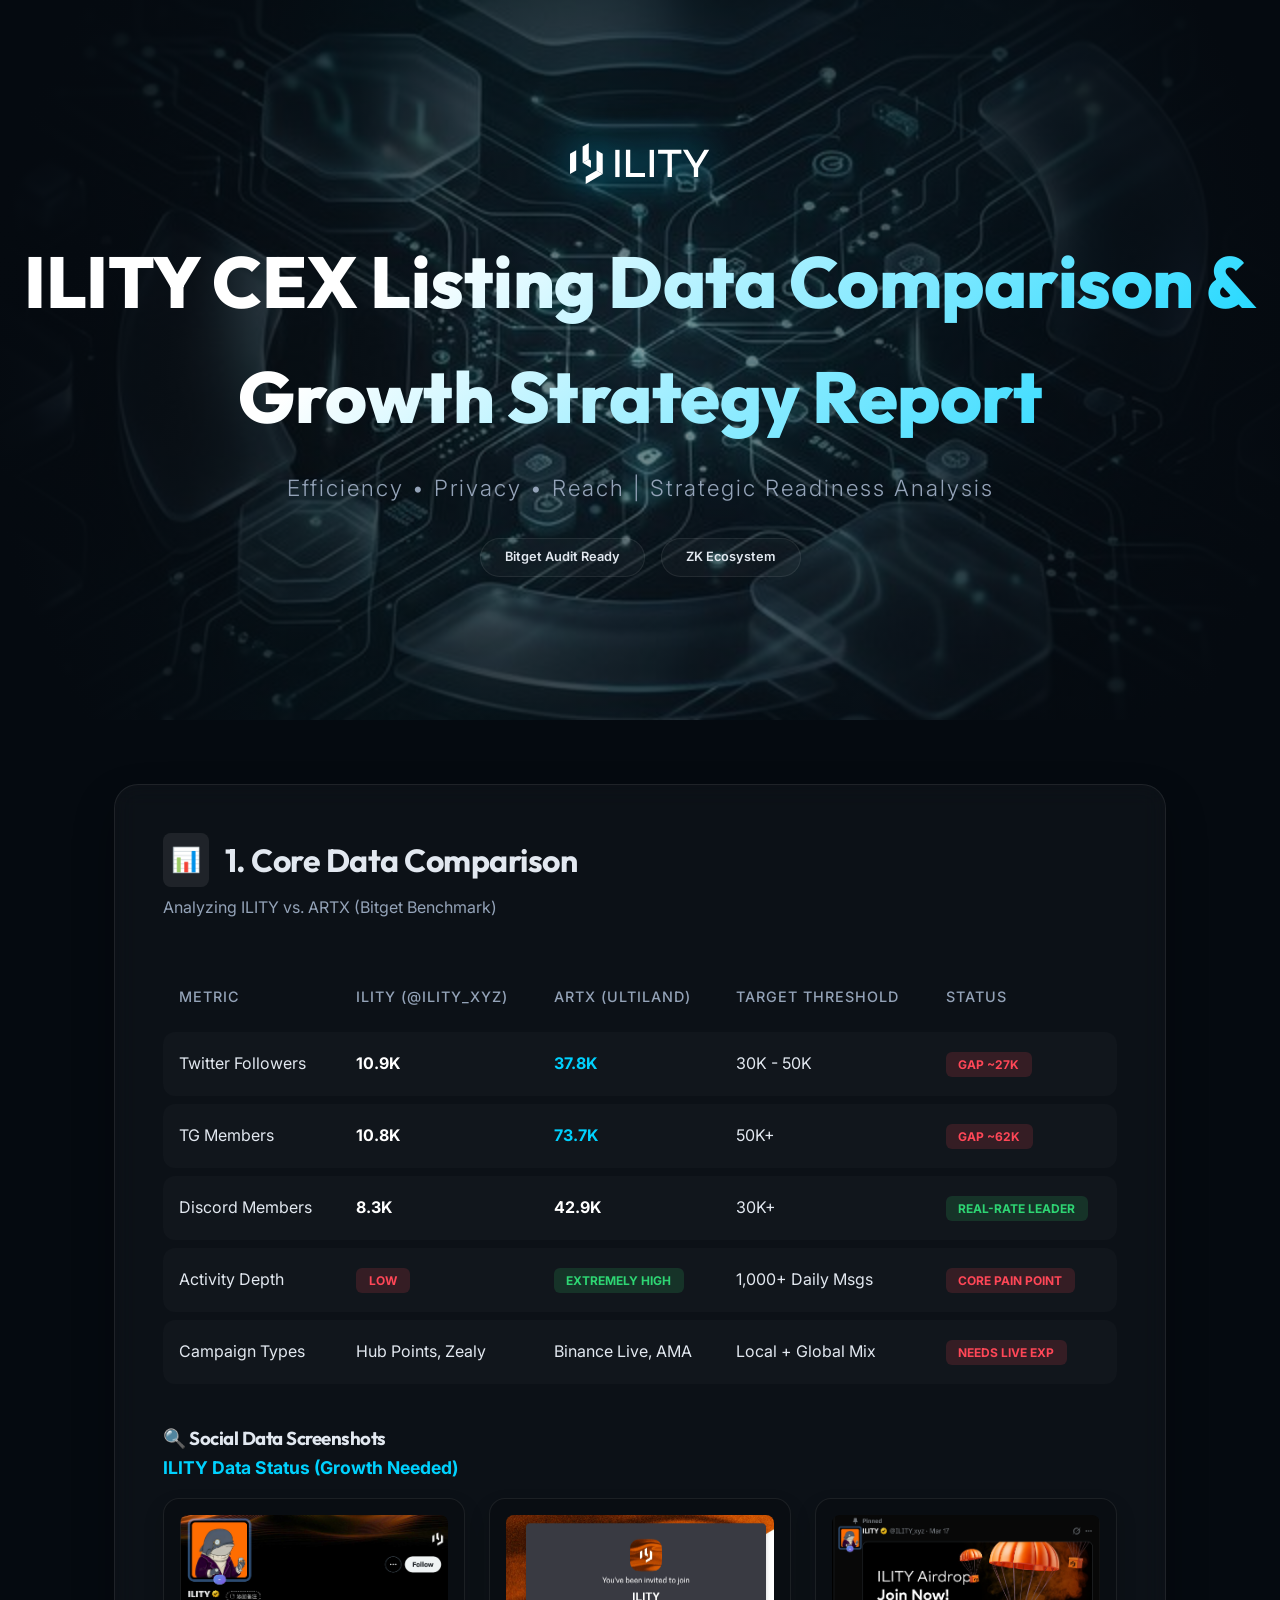
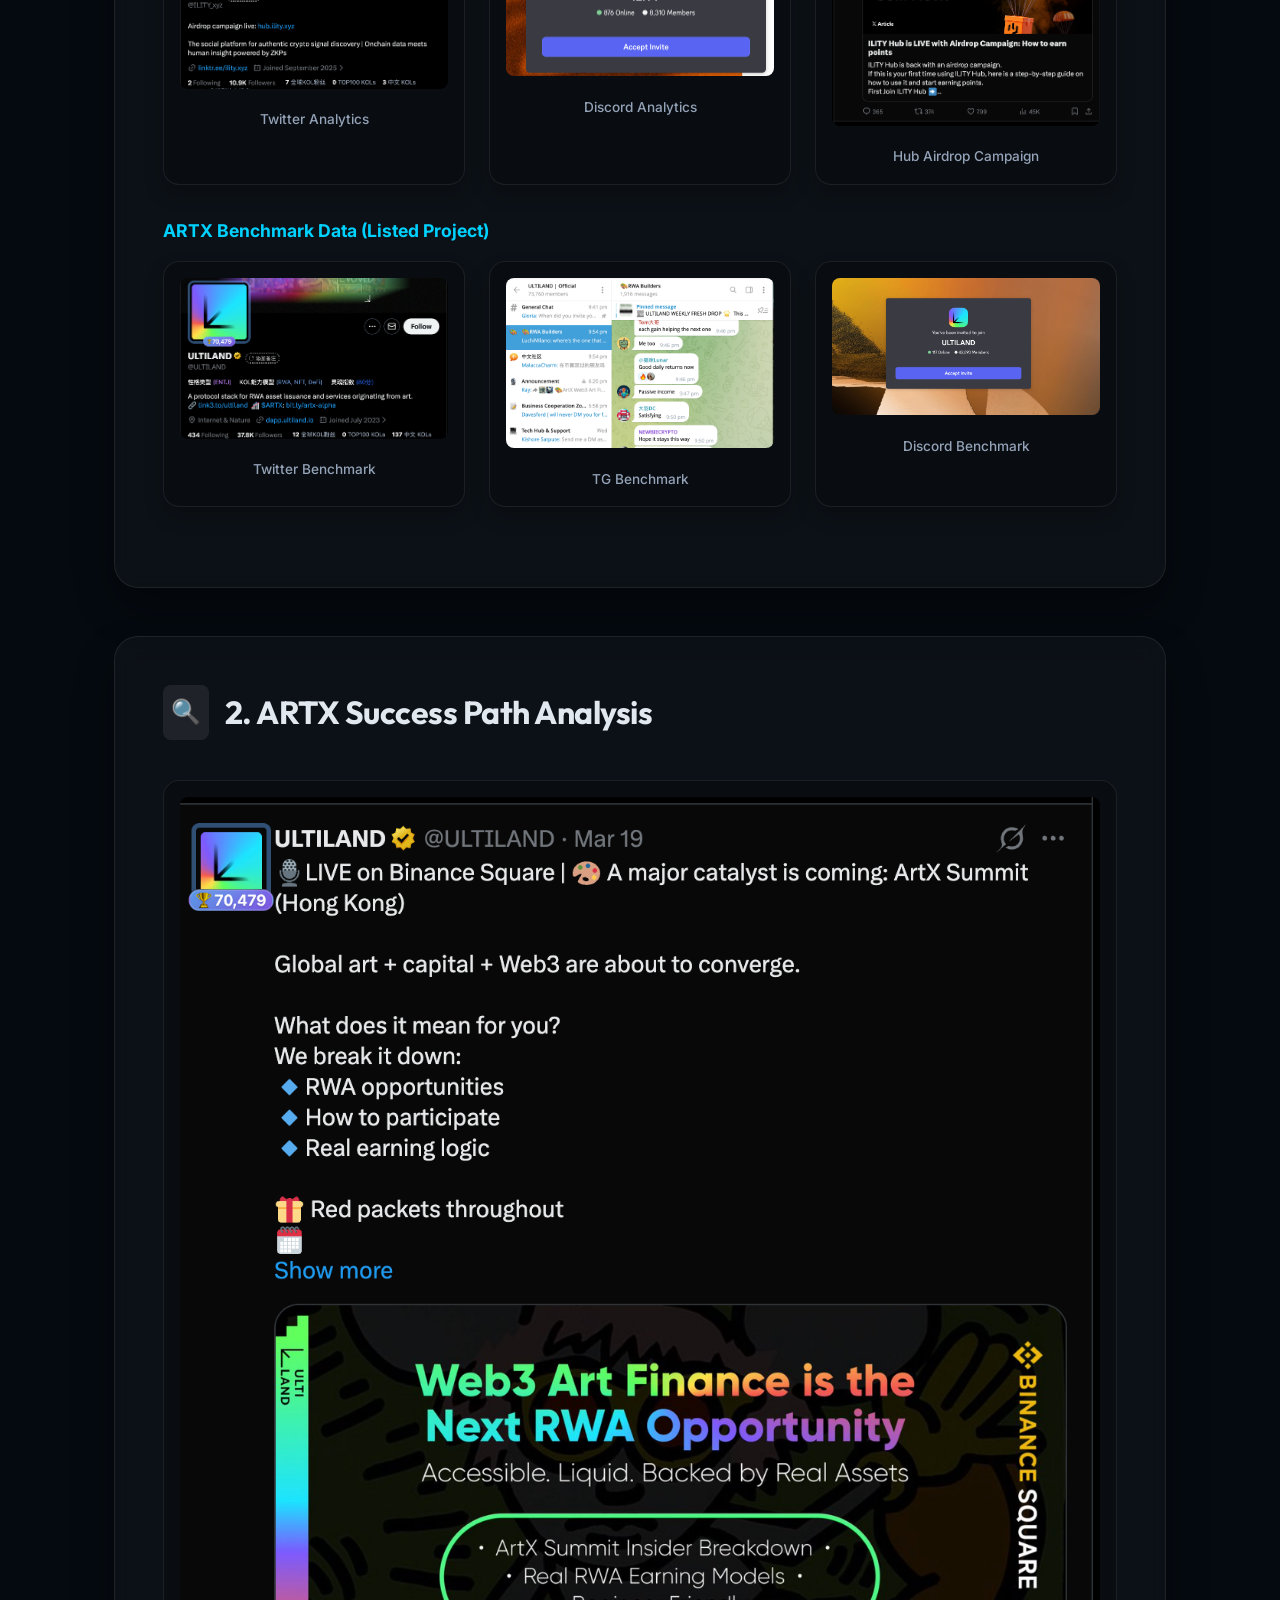
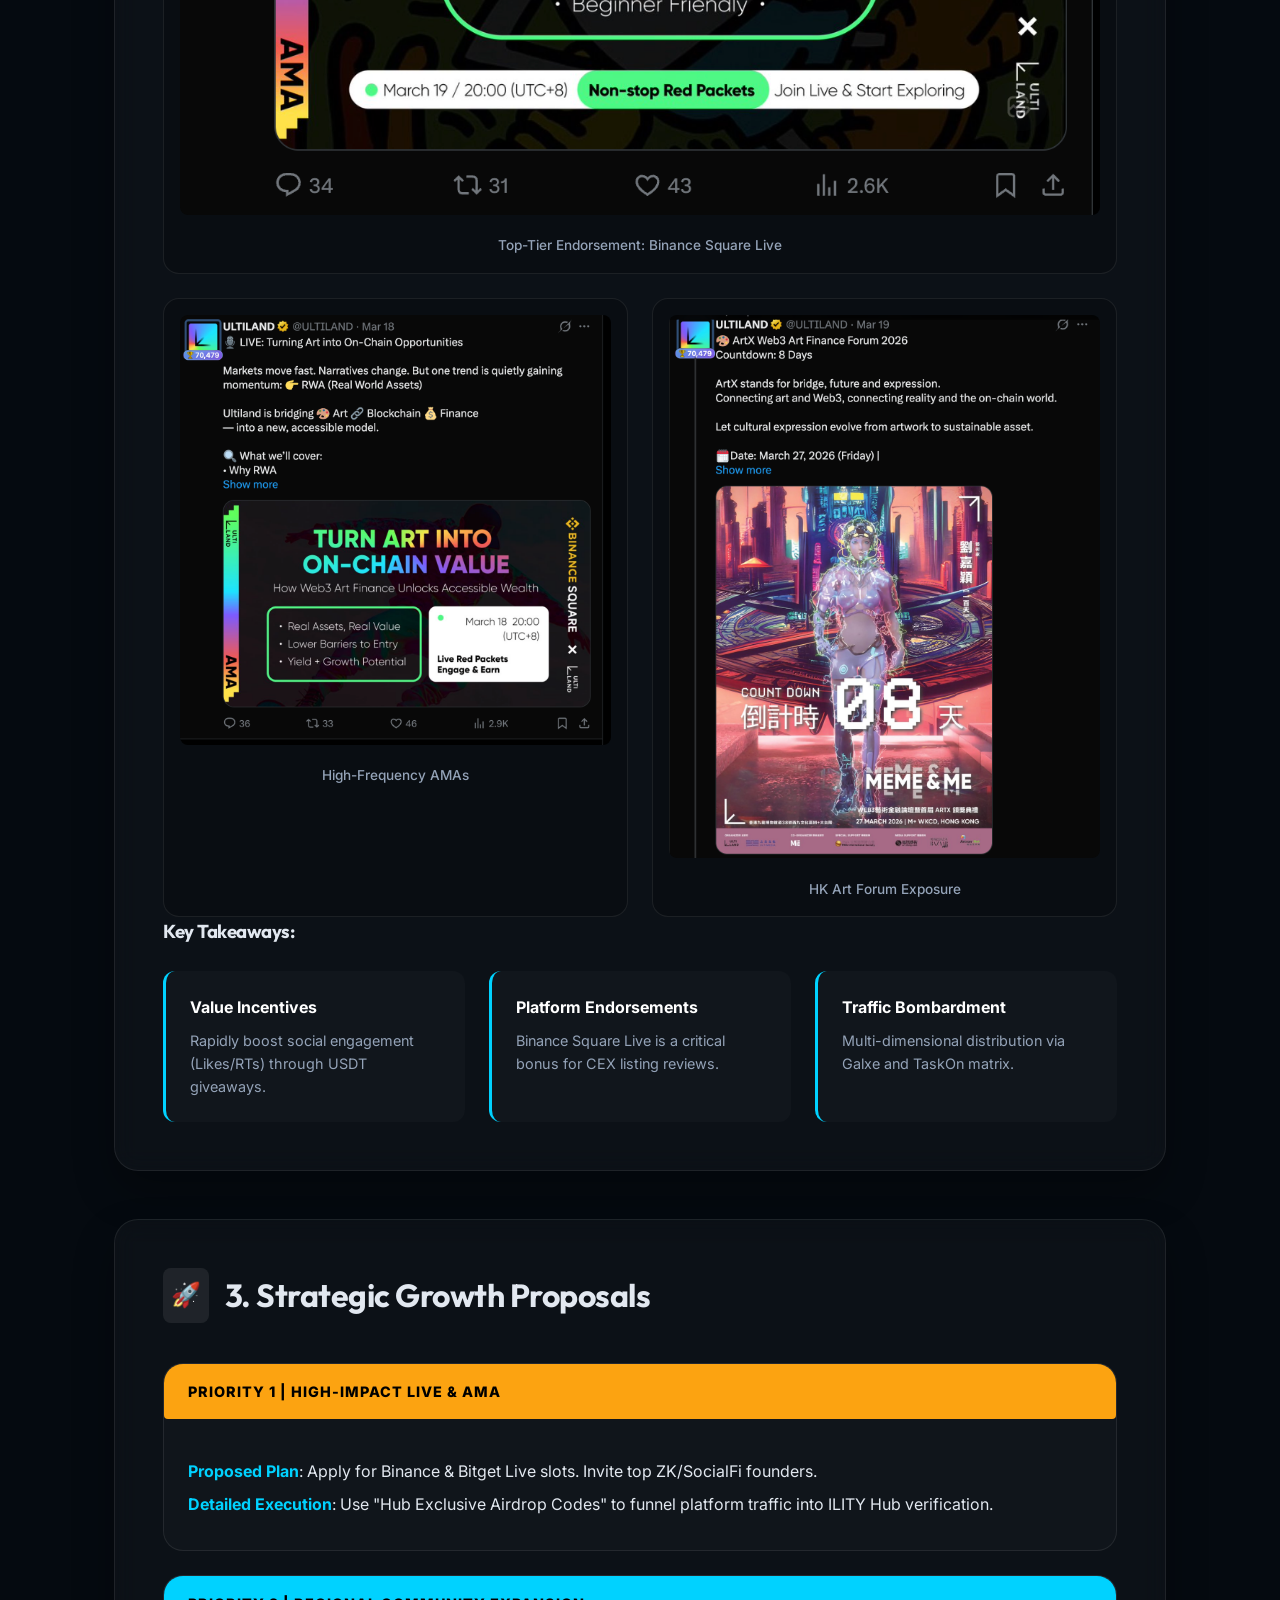
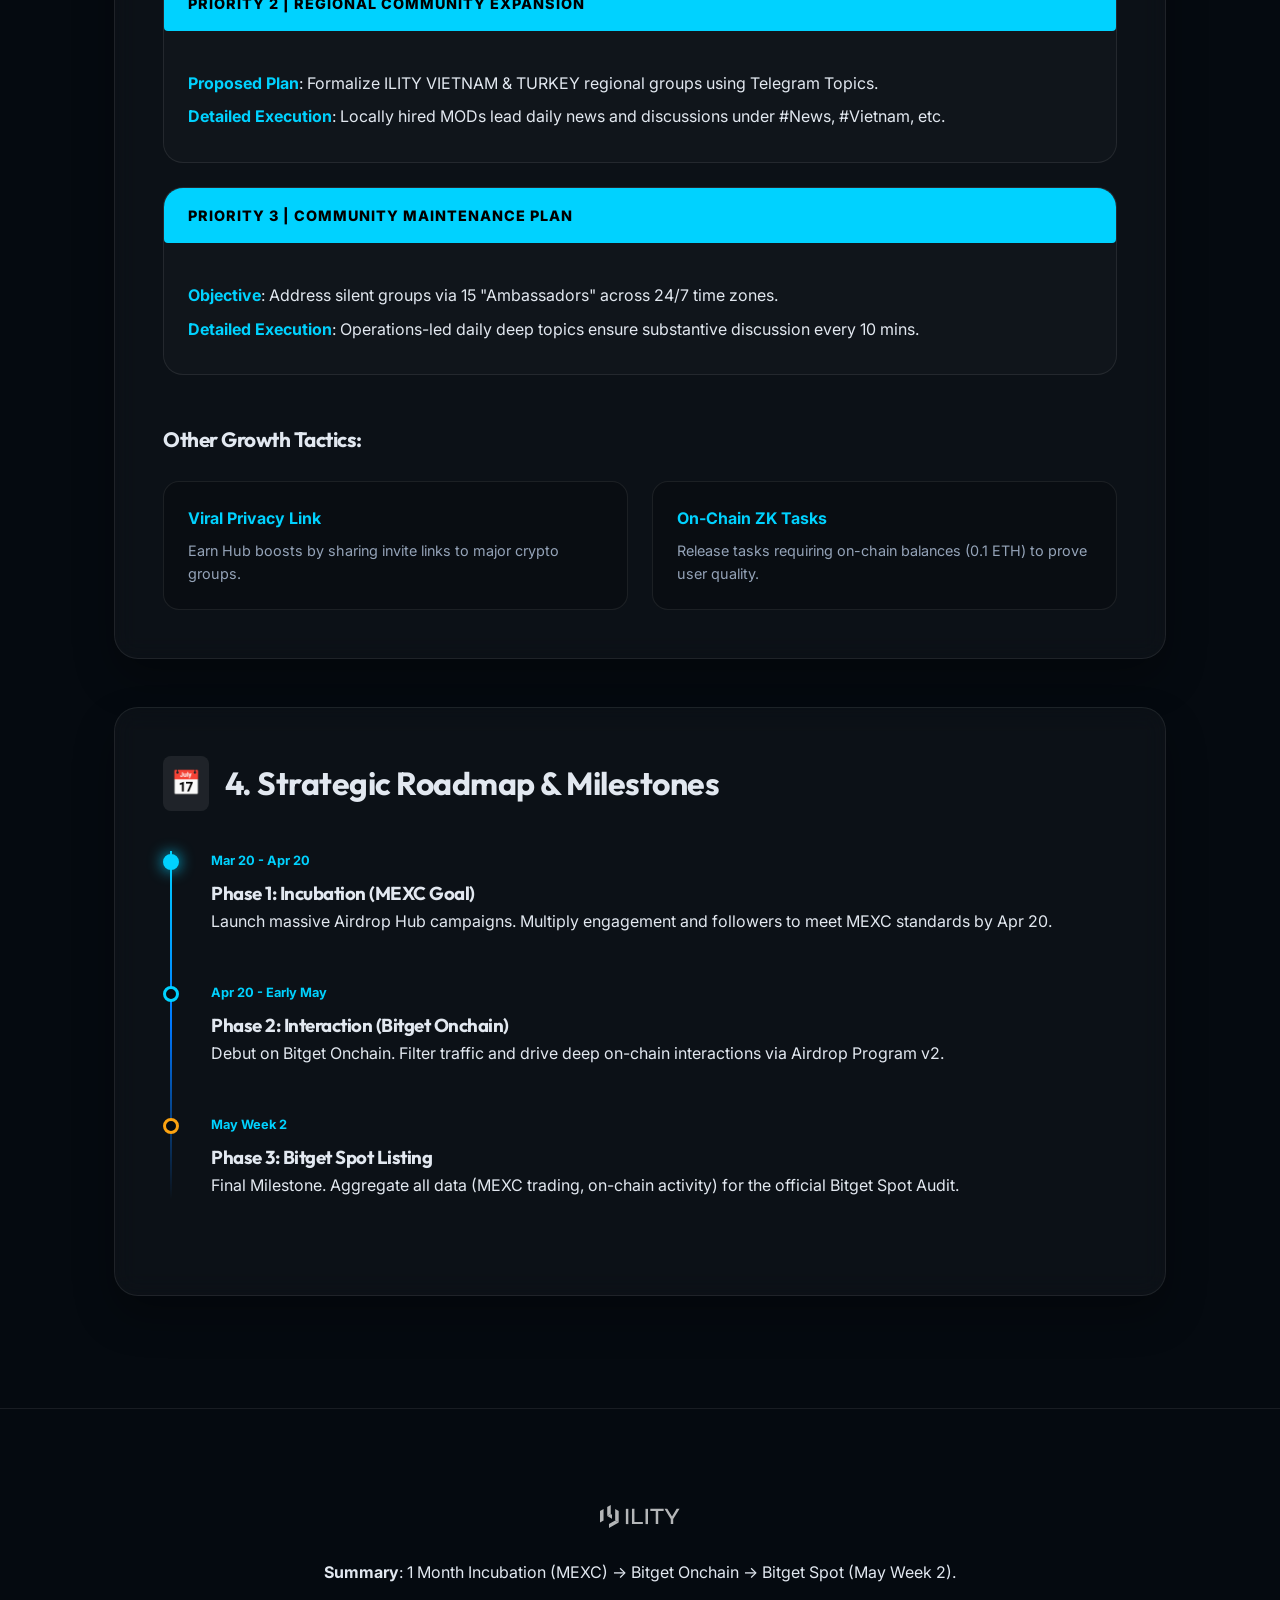
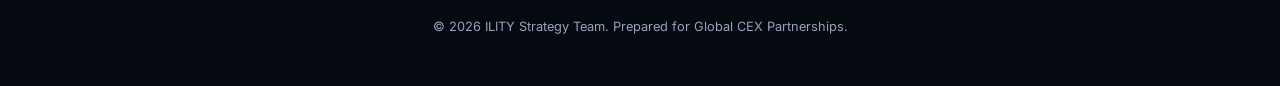
<file: web-report-en/index.html>
<!DOCTYPE html>
<html lang="en">
<head>
    <meta charset="UTF-8">
    <meta name="viewport" content="width=device-width, initial-scale=1.0">
    <title>ILITY | CEX Listing Strategy & Readiness</title>
    <link rel="stylesheet" href="style.css">
    <link rel="preconnect" href="https://fonts.googleapis.com">
    <link rel="preconnect" href="https://fonts.gstatic.com" crossorigin>
    <link href="https://fonts.googleapis.com/css2?family=Outfit:wght@300;400;600;700;800&family=Inter:wght@400;500;700&display=swap" rel="stylesheet">
</head>
<body>
    <!-- Hero Section -->
    <header class="hero">
        <div class="hero-overlay"></div>
        <div class="hero-content">
            <img src="logo/logo.svg" alt="ILITY Logo" class="main-logo anim-fade-in">
            <h1 class="anim-slide-up">ILITY CEX Listing Data Comparison & Growth Strategy Report</h1>
            <p class="hero-subtitle anim-slide-up">Efficiency • Privacy • Reach | Strategic Readiness Analysis</p>
            <div class="hero-badges anim-fade-in">
                <span class="status-badge">Bitget Audit Ready</span>
                <span class="status-badge">ZK Ecosystem</span>
            </div>
        </div>
    </header>

    <main class="container">
        <!-- 1. Data Analysis Card -->
        <section class="glass-card anim-reveal">
            <div class="section-header">
                <h2><span class="icon">📊</span> 1. Core Data Comparison</h2>
                <p>Analyzing ILITY vs. ARTX (Bitget Benchmark)</p>
            </div>
            
            <div class="table-container">
                <table>
                    <thead>
                        <tr>
                            <th>Metric</th>
                            <th>ILITY (@ILITY_xyz)</th>
                            <th>ARTX (ULTILAND)</th>
                            <th>Target Threshold</th>
                            <th>Status</th>
                        </tr>
                    </thead>
                    <tbody>
                        <tr>
                            <td>Twitter Followers</td>
                            <td><span class="data-val">10.9K</span></td>
                            <td><span class="data-val highlight">37.8K</span></td>
                            <td>30K - 50K</td>
                            <td><span class="badge badge-low">Gap ~27K</span></td>
                        </tr>
                        <tr>
                            <td>TG Members</td>
                            <td><span class="data-val">10.8K</span></td>
                            <td><span class="data-val highlight">73.7K</span></td>
                            <td>50K+</td>
                            <td><span class="badge badge-low">Gap ~62K</span></td>
                        </tr>
                        <tr>
                            <td>Discord Members</td>
                            <td><span class="data-val">8.3K</span></td>
                            <td><span class="data-val">42.9K</span></td>
                            <td>30K+</td>
                            <td><span class="badge badge-high">Real-rate Leader</span></td>
                        </tr>
                        <tr>
                            <td>Activity Depth</td>
                            <td><span class="badge badge-low">Low</span></td>
                            <td><span class="badge badge-high">Extremely High</span></td>
                            <td>1,000+ Daily Msgs</td>
                            <td><span class="badge badge-low">Core Pain Point</span></td>
                        </tr>
                        <tr>
                            <td>Campaign Types</td>
                            <td>Hub Points, Zealy</td>
                            <td>Binance Live, AMA</td>
                            <td>Local + Global Mix</td>
                            <td><span class="badge badge-low">Needs Live Exp</span></td>
                        </tr>
                    </tbody>
                </table>
            </div>

            <h3>🔍 Social Data Screenshots</h3>
            <div class="sub-section">
                <h4>ILITY Data Status (Growth Needed)</h4>
                <div class="gallery">
                    <div class="img-card shadow">
                        <img src="Images/ILITY/socialsStats/twitter-stats.png" alt="ILITY Twitter">
                        <p class="img-label">Twitter Analytics</p>
                    </div>
                    <div class="img-card shadow">
                        <img src="Images/ILITY/socialsStats/discord-stats.png" alt="ILITY Discord">
                        <p class="img-label">Discord Analytics</p>
                    </div>
                    <div class="img-card shadow">
                        <img src="Images/ILITY/campaigns/airdrop.png" alt="ILITY Hub">
                        <p class="img-label">Hub Airdrop Campaign</p>
                    </div>
                </div>
            </div>

            <div class="sub-section" style="margin-top: 2rem;">
                <h4>ARTX Benchmark Data (Listed Project)</h4>
                <div class="gallery">
                    <div class="img-card shadow">
                        <img src="Images/ARTX/socialsStats/twitter-stats.png" alt="ARTX Twitter">
                        <p class="img-label">Twitter Benchmark</p>
                    </div>
                    <div class="img-card shadow">
                        <img src="Images/ARTX/socialsStats/telegram-stats.png" alt="ARTX Telegram">
                        <p class="img-label">TG Benchmark</p>
                    </div>
                    <div class="img-card shadow">
                        <img src="Images/ARTX/socialsStats/Discord-stats.png" alt="ARTX Discord">
                        <p class="img-label">Discord Benchmark</p>
                    </div>
                </div>
            </div>
        </section>

        <!-- 2. Benchmark Insights -->
        <section class="glass-card anim-reveal">
            <div class="section-header">
                <h2><span class="icon">🔍</span> 2. ARTX Success Path Analysis</h2>
            </div>
            <div class="gallery-large">
                <div class="img-card item-full">
                    <img src="Images/ARTX/campaigns/BinanceSquareLive.png" alt="Binance Live">
                    <p class="img-label">Top-Tier Endorsement: Binance Square Live</p>
                </div>
                <div class="gallery-dual">
                    <div class="img-card">
                        <img src="Images/ARTX/campaigns/AMA.png" alt="AMA">
                        <p class="img-label">High-Frequency AMAs</p>
                    </div>
                    <div class="img-card">
                        <img src="Images/ARTX/campaigns/artForum.png" alt="Art Forum">
                        <p class="img-label">HK Art Forum Exposure</p>
                    </div>
                </div>
            </div>
            <div class="insight-summary">
                <h3>Key Takeaways:</h3>
                <div class="takeaway-grid">
                    <div class="takeaway-item">
                        <strong>Value Incentives</strong>
                        <p>Rapidly boost social engagement (Likes/RTs) through USDT giveaways.</p>
                    </div>
                    <div class="takeaway-item">
                        <strong>Platform Endorsements</strong>
                        <p>Binance Square Live is a critical bonus for CEX listing reviews.</p>
                    </div>
                    <div class="takeaway-item">
                        <strong>Traffic Bombardment</strong>
                        <p>Multi-dimensional distribution via Galxe and TaskOn matrix.</p>
                    </div>
                </div>
            </div>
        </section>

        <!-- 3. Growth Proposals -->
        <section class="glass-card anim-reveal">
            <div class="section-header">
                <h2><span class="icon">🚀</span> 3. Strategic Growth Proposals</h2>
            </div>
            
            <div class="proposal-stack">
                <div class="proposal-long p0">
                    <div class="p-header">Priority 1 | High-Impact Live & AMA</div>
                    <div class="p-body">
                        <div class="p-desc">
                            <p><strong>Proposed Plan</strong>: Apply for Binance & Bitget Live slots. Invite top ZK/SocialFi founders.</p>
                            <p><strong>Detailed Execution</strong>: Use "Hub Exclusive Airdrop Codes" to funnel platform traffic into ILITY Hub verification.</p>
                        </div>
                    </div>
                </div>

                <div class="proposal-long p1">
                    <div class="p-header">Priority 2 | Regional Community Expansion</div>
                    <div class="p-body">
                        <div class="p-desc">
                            <p><strong>Proposed Plan</strong>: Formalize ILITY VIETNAM & TURKEY regional groups using Telegram Topics.</p>
                            <p><strong>Detailed Execution</strong>: Locally hired MODs lead daily news and discussions under #News, #Vietnam, etc.</p>
                        </div>
                    </div>
                </div>

                <div class="proposal-long p1">
                    <div class="p-header">Priority 3 | Community Maintenance Plan</div>
                    <div class="p-body">
                        <div class="p-desc">
                            <p><strong>Objective</strong>: Address silent groups via 15 "Ambassadors" across 24/7 time zones.</p>
                            <p><strong>Detailed Execution</strong>: Operations-led daily deep topics ensure substantive discussion every 10 mins.</p>
                        </div>
                    </div>
                </div>
            </div>

            <div class="other-tactics">
                <h3>Other Growth Tactics:</h3>
                <div class="tactic-grid">
                    <div class="tactic-card">
                        <strong>Viral Privacy Link</strong>
                        <p>Earn Hub boosts by sharing invite links to major crypto groups.</p>
                    </div>
                    <div class="tactic-card">
                        <strong>On-Chain ZK Tasks</strong>
                        <p>Release tasks requiring on-chain balances (0.1 ETH) to prove user quality.</p>
                    </div>
                </div>
            </div>
        </section>

        <!-- 4. Strategic Timeline -->
        <section class="glass-card anim-reveal">
            <div class="section-header">
                <h2><span class="icon">📅</span> 4. Strategic Roadmap & Milestones</h2>
            </div>
            
            <div class="roadmap">
                <div class="roadmap-item current">
                    <div class="r-point"></div>
                    <div class="r-info">
                        <span class="r-date">Mar 20 - Apr 20</span>
                        <h3>Phase 1: Incubation (MEXC Goal)</h3>
                        <p>Launch massive Airdrop Hub campaigns. Multiply engagement and followers to meet MEXC standards by Apr 20.</p>
                    </div>
                </div>
                <div class="roadmap-item highlight">
                    <div class="r-point"></div>
                    <div class="r-info">
                        <span class="r-date">Apr 20 - Early May</span>
                        <h3>Phase 2: Interaction (Bitget Onchain)</h3>
                        <p>Debut on Bitget Onchain. Filter traffic and drive deep on-chain interactions via Airdrop Program v2.</p>
                    </div>
                </div>
                <div class="roadmap-item goal">
                    <div class="r-point"></div>
                    <div class="r-info">
                        <span class="r-date">May Week 2</span>
                        <h3>Phase 3: Bitget Spot Listing</h3>
                        <p>Final Milestone. Aggregate all data (MEXC trading, on-chain activity) for the official Bitget Spot Audit.</p>
                    </div>
                </div>
            </div>
        </section>
    </main>

    <footer>
        <div class="footer-content">
            <img src="logo/logo.svg" alt="ILITY Logo" class="footer-logo">
            <p><strong>Summary</strong>: 1 Month Incubation (MEXC) → Bitget Onchain → Bitget Spot (May Week 2).</p>
            <p class="copyright">&copy; 2026 ILITY Strategy Team. Prepared for Global CEX Partnerships.</p>
        </div>
    </footer>

    <script>
        const observerOptions = { threshold: 0.2 };
        const observer = new IntersectionObserver((entries) => {
            entries.forEach(entry => {
                if (entry.isIntersecting) {
                    entry.target.classList.add('visible');
                }
            });
        }, observerOptions);

        document.querySelectorAll('.anim-reveal').forEach(el => observer.observe(el));
    </script>
</body>
</html>
</file>
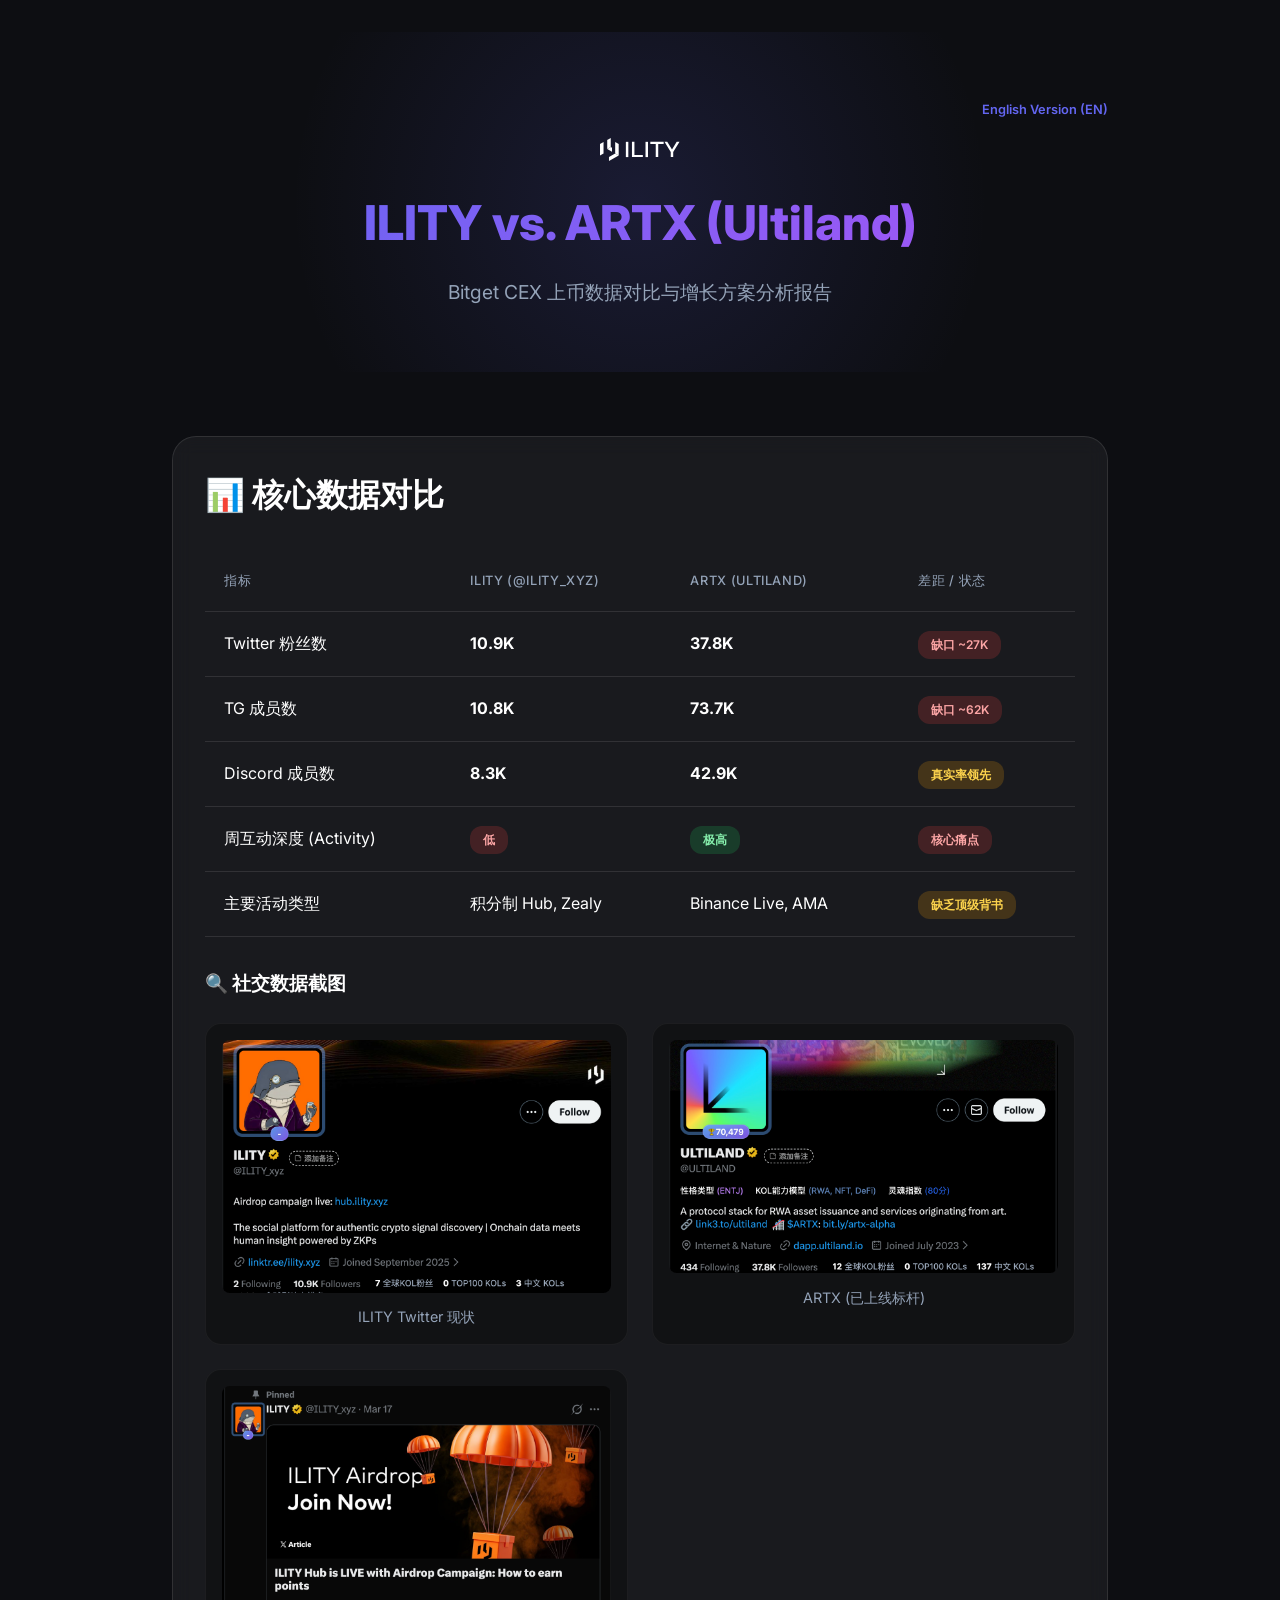
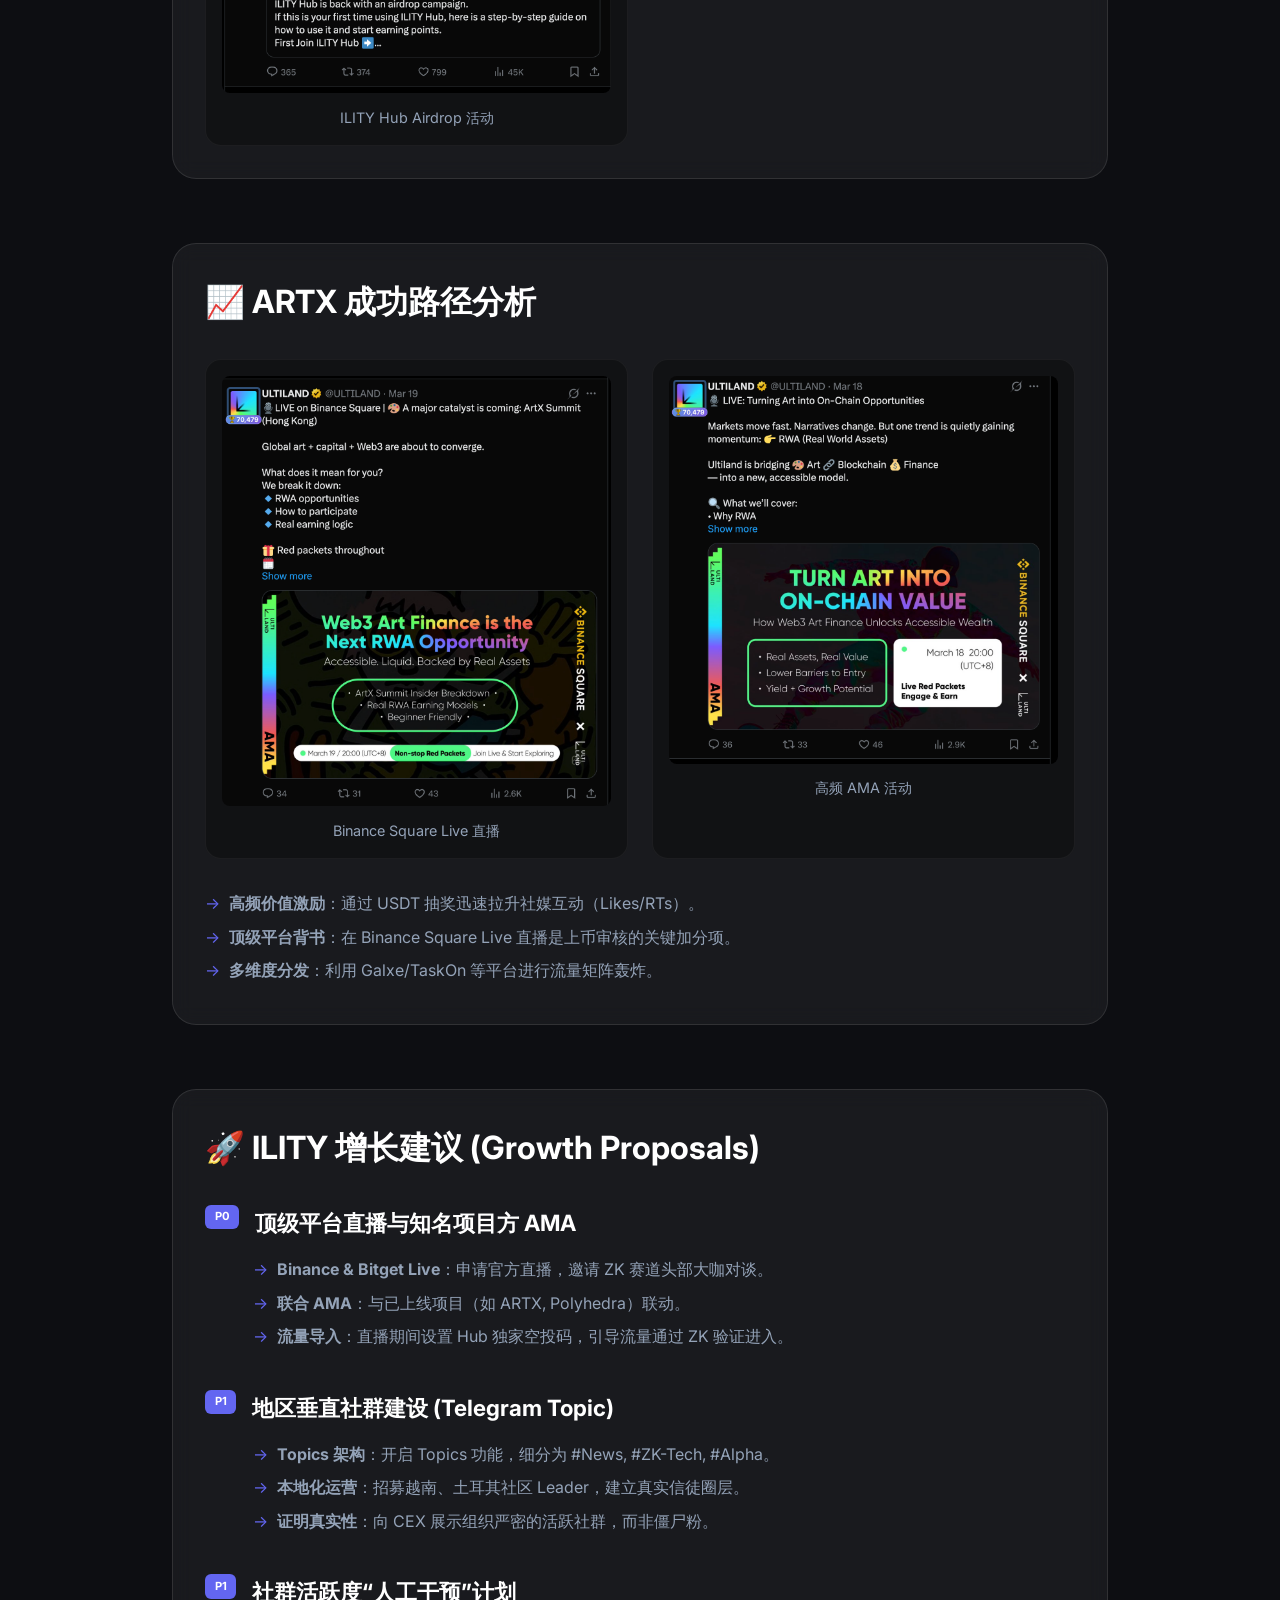
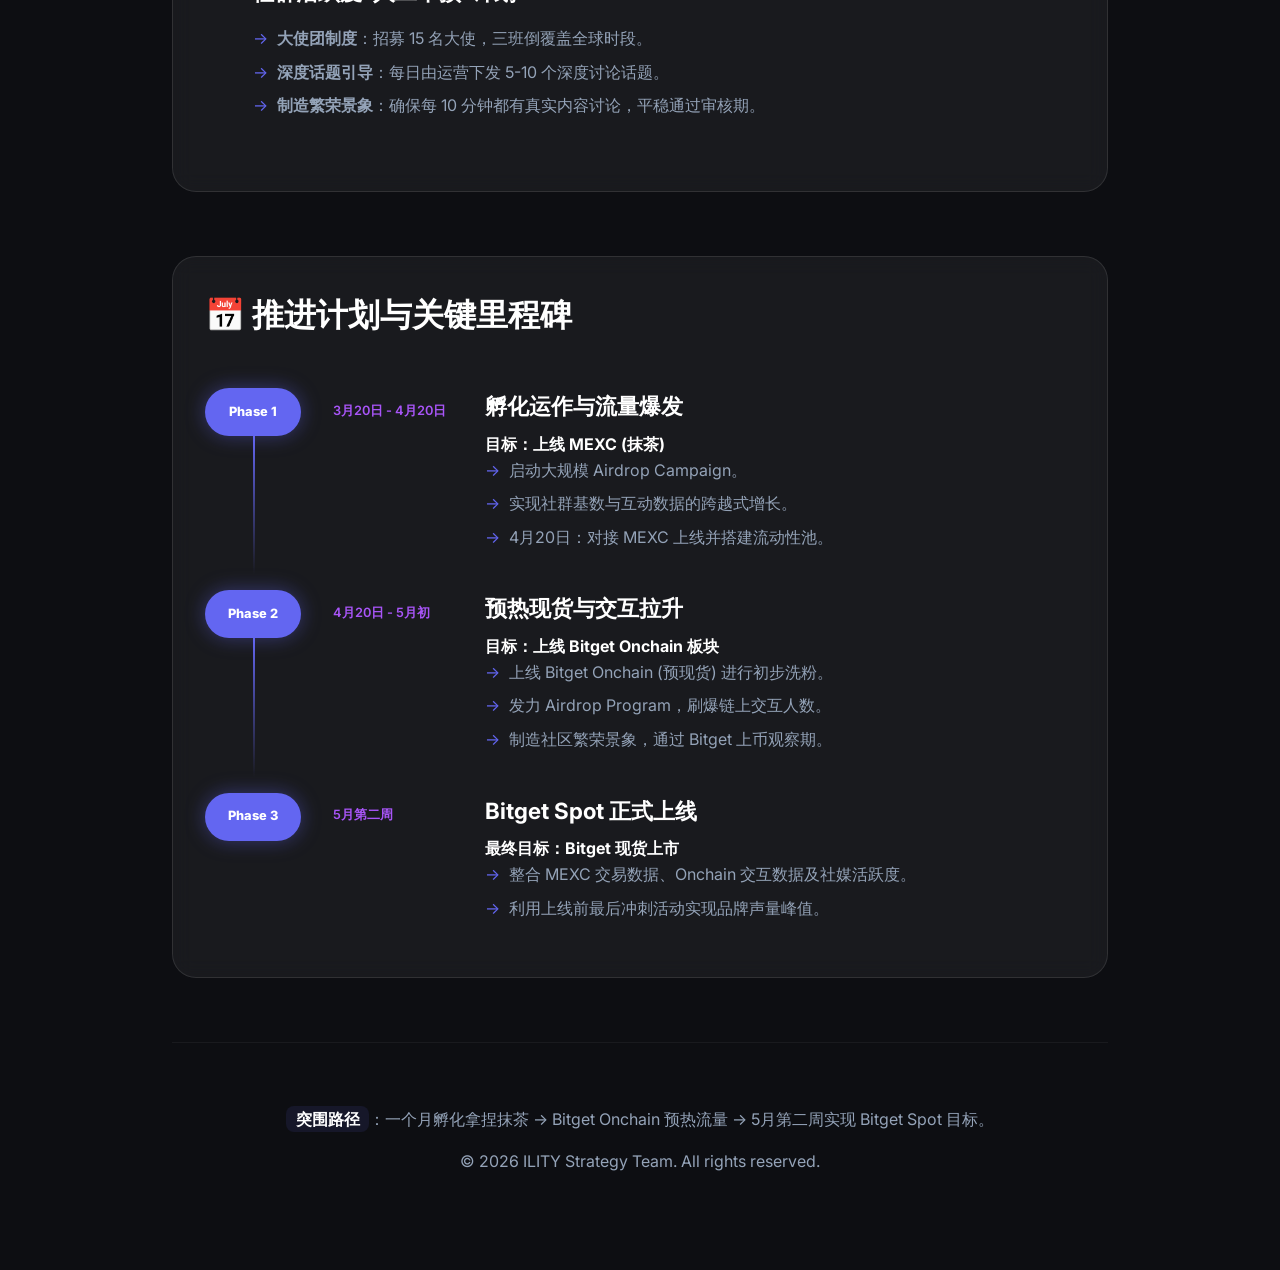
<file: web-report/index.html>
<!DOCTYPE html>
<html lang="zh-CN">
<head>
    <meta charset="UTF-8">
    <meta name="viewport" content="width=device-width, initial-scale=1.0">
    <title>ILITY CEX Listing Strategy Report</title>
    <link rel="stylesheet" href="style.css">
    <link rel="preconnect" href="https://fonts.googleapis.com">
    <link rel="preconnect" href="https://fonts.gstatic.com" crossorigin>
    <link href="https://fonts.googleapis.com/css2?family=Inter:wght@400;500;700;800&display=swap" rel="stylesheet">
</head>
<body>
    <div class="container">
        <header>
            <div style="text-align: right; margin-bottom: 1rem;">
                <a href="en/index.html" style="color: var(--accent-primary); text-decoration: none; font-size: 0.8rem; font-weight: 600;">English Version (EN)</a>
            </div>
            <img src="logo/logo.svg" alt="ILITY Logo" class="logo">
            <h1>ILITY vs. ARTX (Ultiland)</h1>
            <p class="subtitle">Bitget CEX 上币数据对比与增长方案分析报告</p>
        </header>

        <!-- 1. Data Comparison -->
        <section>
            <h2>📊 核心数据对比</h2>
            <table>
                <thead>
                    <tr>
                        <th>指标</th>
                        <th>ILITY (@ILITY_xyz)</th>
                        <th>ARTX (ULTILAND)</th>
                        <th>差距 / 状态</th>
                    </tr>
                </thead>
                <tbody>
                    <tr>
                        <td>Twitter 粉丝数</td>
                        <td><strong>10.9K</strong></td>
                        <td><strong>37.8K</strong></td>
                        <td><span class="badge badge-danger">缺口 ~27K</span></td>
                    </tr>
                    <tr>
                        <td>TG 成员数</td>
                        <td><strong>10.8K</strong></td>
                        <td><strong>73.7K</strong></td>
                        <td><span class="badge badge-danger">缺口 ~62K</span></td>
                    </tr>
                    <tr>
                        <td>Discord 成员数</td>
                        <td><strong>8.3K</strong></td>
                        <td><strong>42.9K</strong></td>
                        <td><span class="badge badge-warning">真实率领先</span></td>
                    </tr>
                    <tr>
                        <td>周互动深度 (Activity)</td>
                        <td><span class="badge badge-danger">低</span></td>
                        <td><span class="badge badge-success">极高</span></td>
                        <td><span class="badge badge-danger">核心痛点</span></td>
                    </tr>
                    <tr>
                        <td>主要活动类型</td>
                        <td>积分制 Hub, Zealy</td>
                        <td>Binance Live, AMA</td>
                        <td><span class="badge badge-warning">缺乏顶级背书</span></td>
                    </tr>
                </tbody>
            </table>

            <h3>🔍 社交数据截图</h3>
            <div class="gallery">
                <div class="img-card">
                    <img src="Images/ILITY/socialsStats/twitter-stats.png" alt="ILITY Twitter Stats">
                    <p class="img-label">ILITY Twitter 现状</p>
                </div>
                <div class="img-card">
                    <img src="Images/ARTX/socialsStats/twitter-stats.png" alt="ARTX Twitter Stats">
                    <p class="img-label">ARTX (已上线标杆)</p>
                </div>
                <div class="img-card">
                    <img src="Images/ILITY/campaigns/airdrop.png" alt="ILITY Hub Airdrop">
                    <p class="img-label">ILITY Hub Airdrop 活动</p>
                </div>
            </div>
        </section>

        <!-- 2. Path Analysis -->
        <section>
            <h2>📈 ARTX 成功路径分析</h2>
            <div class="gallery">
                <div class="img-card">
                    <img src="Images/ARTX/campaigns/BinanceSquareLive.png" alt="Binance Square Live">
                    <p class="img-label">Binance Square Live 直播</p>
                </div>
                <div class="img-card">
                    <img src="Images/ARTX/campaigns/AMA.png" alt="AMA Activity">
                    <p class="img-label">高频 AMA 活动</p>
                </div>
            </div>
            <div style="margin-top: 2rem;">
                <ul>
                    <li><strong>高频价值激励</strong>：通过 USDT 抽奖迅速拉升社媒互动（Likes/RTs）。</li>
                    <li><strong>顶级平台背书</strong>：在 Binance Square Live 直播是上币审核的关键加分项。</li>
                    <li><strong>多维度分发</strong>：利用 Galxe/TaskOn 等平台进行流量矩阵轰炸。</li>
                </ul>
            </div>
        </section>

        <!-- 3. Growth Proposals -->
        <section>
            <h2>🚀 ILITY 增长建议 (Growth Proposals)</h2>
            
            <div class="proposal-item">
                <div class="proposal-header">
                    <span class="priority-tag">P0</span>
                    <span class="proposal-title">顶级平台直播与知名项目方 AMA</span>
                </div>
                <div class="proposal-content">
                    <ul>
                        <li><strong>Binance & Bitget Live</strong>：申请官方直播，邀请 ZK 赛道头部大咖对谈。</li>
                        <li><strong>联合 AMA</strong>：与已上线项目（如 ARTX, Polyhedra）联动。</li>
                        <li><strong>流量导入</strong>：直播期间设置 Hub 独家空投码，引导流量通过 ZK 验证进入。</li>
                    </ul>
                </div>
            </div>

            <div class="proposal-item">
                <div class="proposal-header">
                    <span class="priority-tag">P1</span>
                    <span class="proposal-title">地区垂直社群建设 (Telegram Topic)</span>
                </div>
                <div class="proposal-content">
                    <ul>
                        <li><strong>Topics 架构</strong>：开启 Topics 功能，细分为 #News, #ZK-Tech, #Alpha。</li>
                        <li><strong>本地化运营</strong>：招募越南、土耳其社区 Leader，建立真实信徒圈层。</li>
                        <li><strong>证明真实性</strong>：向 CEX 展示组织严密的活跃社群，而非僵尸粉。</li>
                    </ul>
                </div>
            </div>

            <div class="proposal-item">
                <div class="proposal-header">
                    <span class="priority-tag">P1</span>
                    <span class="proposal-title">社群活跃度“人工干预”计划</span>
                </div>
                <div class="proposal-content">
                    <ul>
                        <li><strong>大使团制度</strong>：招募 15 名大使，三班倒覆盖全球时段。</li>
                        <li><strong>深度话题引导</strong>：每日由运营下发 5-10 个深度讨论话题。</li>
                        <li><strong>制造繁荣景象</strong>：确保每 10 分钟都有真实内容讨论，平稳通过审核期。</li>
                    </ul>
                </div>
            </div>
        </section>

        <!-- 4. Strategic Timeline -->
        <section>
            <h2>📅 推进计划与关键里程碑</h2>
            <div class="timeline">
                <div class="timeline-step">
                    <div class="timeline-marker">Phase 1</div>
                    <p class="timeline-date">3月20日 - 4月20日</p>
                    <div class="timeline-content">
                        <h3>孵化运作与流量爆发</h3>
                        <p><strong>目标：上线 MEXC (抹茶)</strong></p>
                        <ul>
                            <li>启动大规模 Airdrop Campaign。</li>
                            <li>实现社群基数与互动数据的跨越式增长。</li>
                            <li>4月20日：对接 MEXC 上线并搭建流动性池。</li>
                        </ul>
                    </div>
                </div>

                <div class="timeline-step">
                    <div class="timeline-marker">Phase 2</div>
                    <p class="timeline-date">4月20日 - 5月初</p>
                    <div class="timeline-content">
                        <h3>预热现货与交互拉升</h3>
                        <p><strong>目标：上线 Bitget Onchain 板块</strong></p>
                        <ul>
                            <li>上线 Bitget Onchain (预现货) 进行初步洗粉。</li>
                            <li>发力 Airdrop Program，刷爆链上交互人数。</li>
                            <li>制造社区繁荣景象，通过 Bitget 上币观察期。</li>
                        </ul>
                    </div>
                </div>

                <div class="timeline-step">
                    <div class="timeline-marker">Phase 3</div>
                    <p class="timeline-date">5月第二周</p>
                    <div class="timeline-content">
                        <h3>Bitget Spot 正式上线</h3>
                        <p><strong>最终目标：Bitget 现货上市</strong></p>
                        <ul>
                            <li>整合 MEXC 交易数据、Onchain 交互数据及社媒活跃度。</li>
                            <li>利用上线前最后冲刺活动实现品牌声量峰值。</li>
                        </ul>
                    </div>
                </div>
            </div>
        </section>

        <footer>
            <p><strong>突围路径</strong>：一个月孵化拿捏抹茶 → Bitget Onchain 预热流量 → 5月第二周实现 Bitget Spot 目标。</p>
            <p style="margin-top: 1rem;">&copy; 2026 ILITY Strategy Team. All rights reserved.</p>
        </footer>
    </div>

    <script>
        // Simple animation logic
        const observerOptions = {
            threshold: 0.1
        };

        const observer = new IntersectionObserver((entries) => {
            entries.forEach(entry => {
                if (entry.isIntersecting) {
                    entry.target.style.opacity = '1';
                    entry.target.style.transform = 'translateY(0)';
                }
            });
        }, observerOptions);

        document.querySelectorAll('section').forEach(section => {
            section.style.opacity = '0';
            section.style.transform = 'translateY(20px)';
            section.style.transition = 'all 0.6s ease-out';
            observer.observe(section);
        });
    </script>
</body>
</html>
</file>
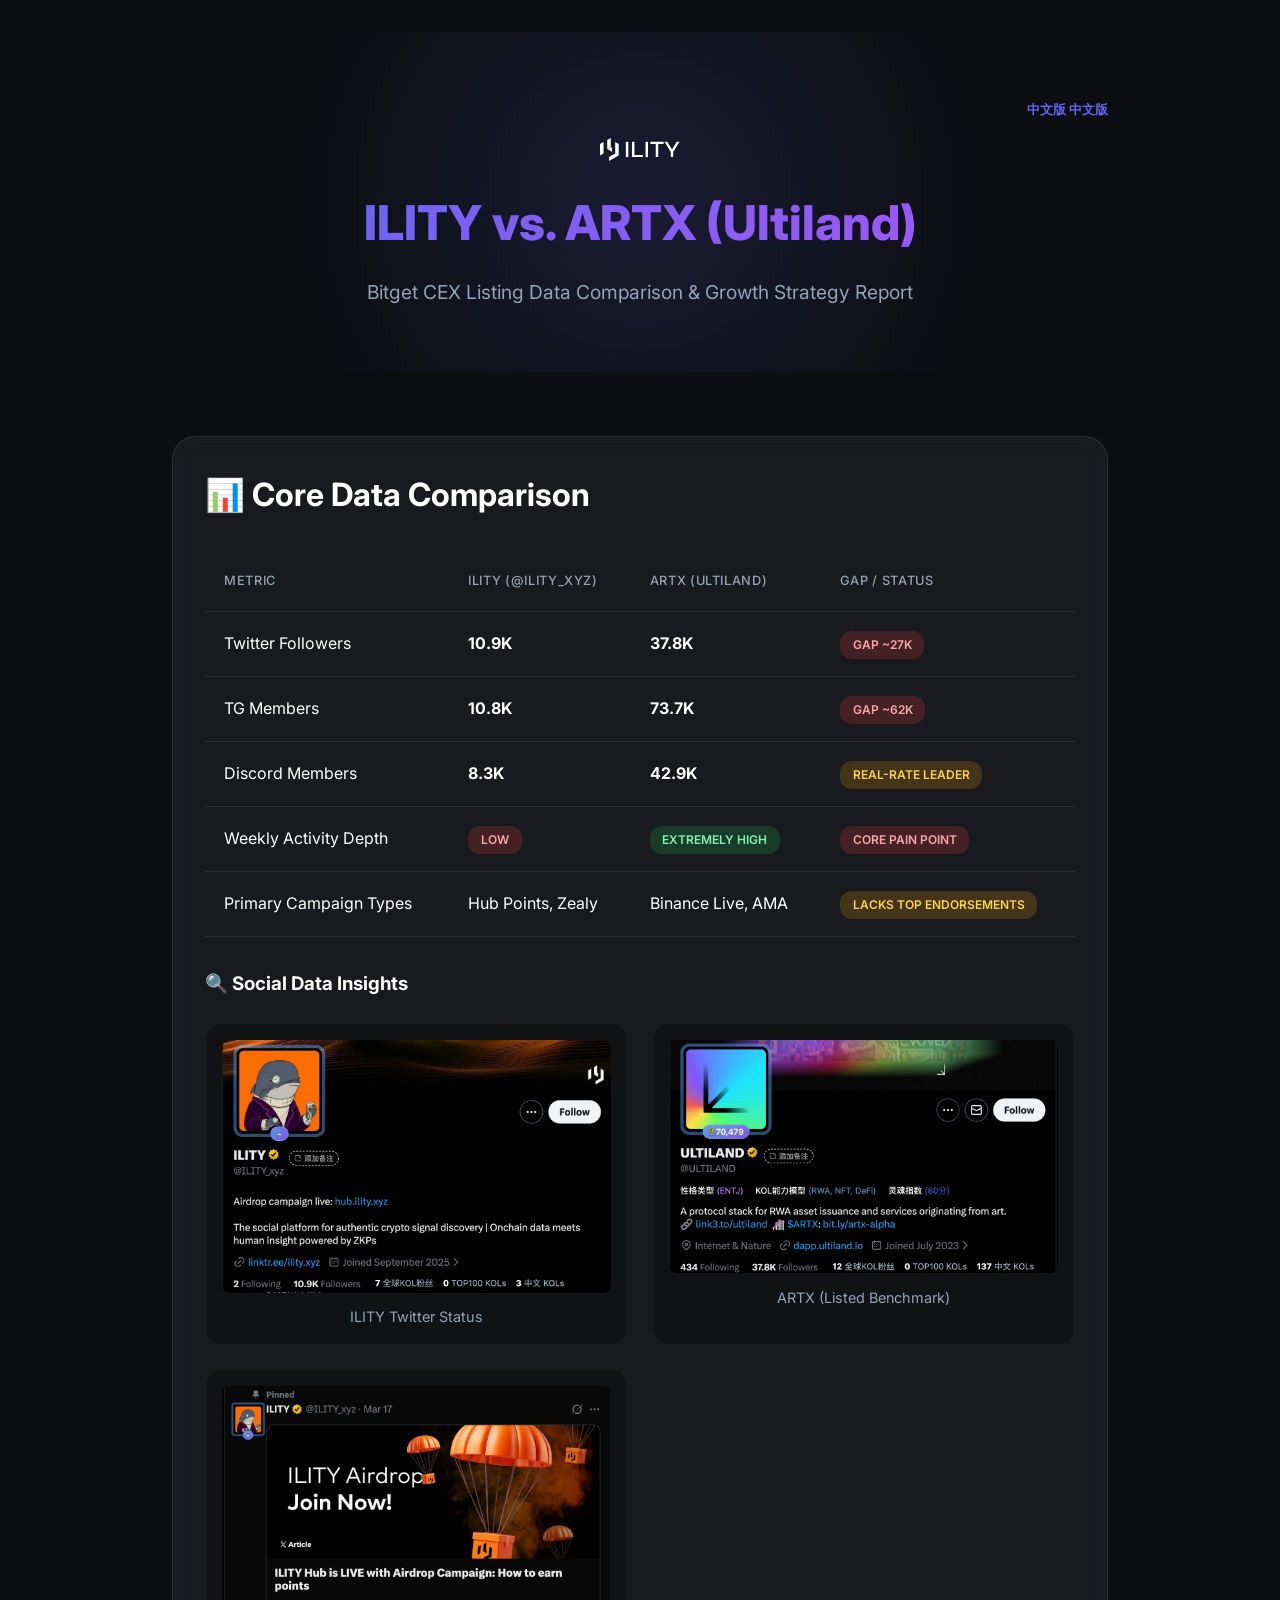
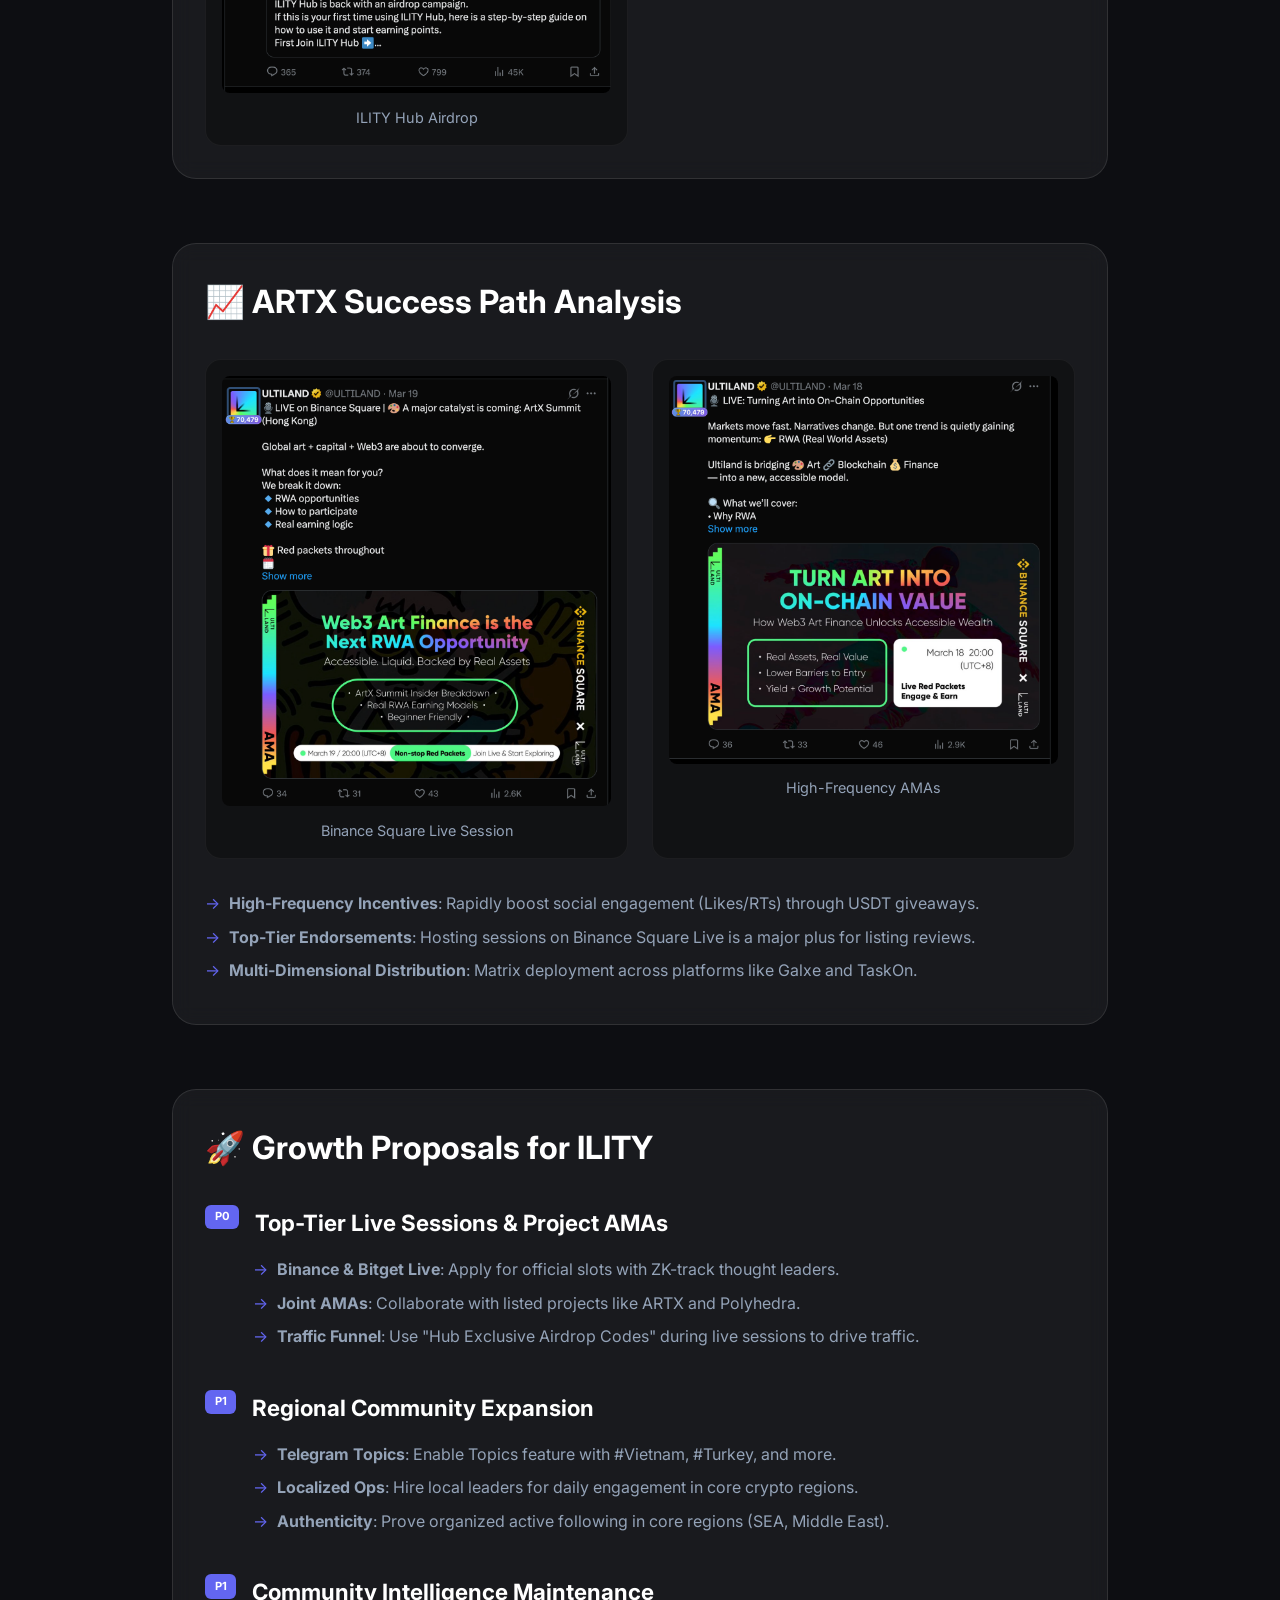
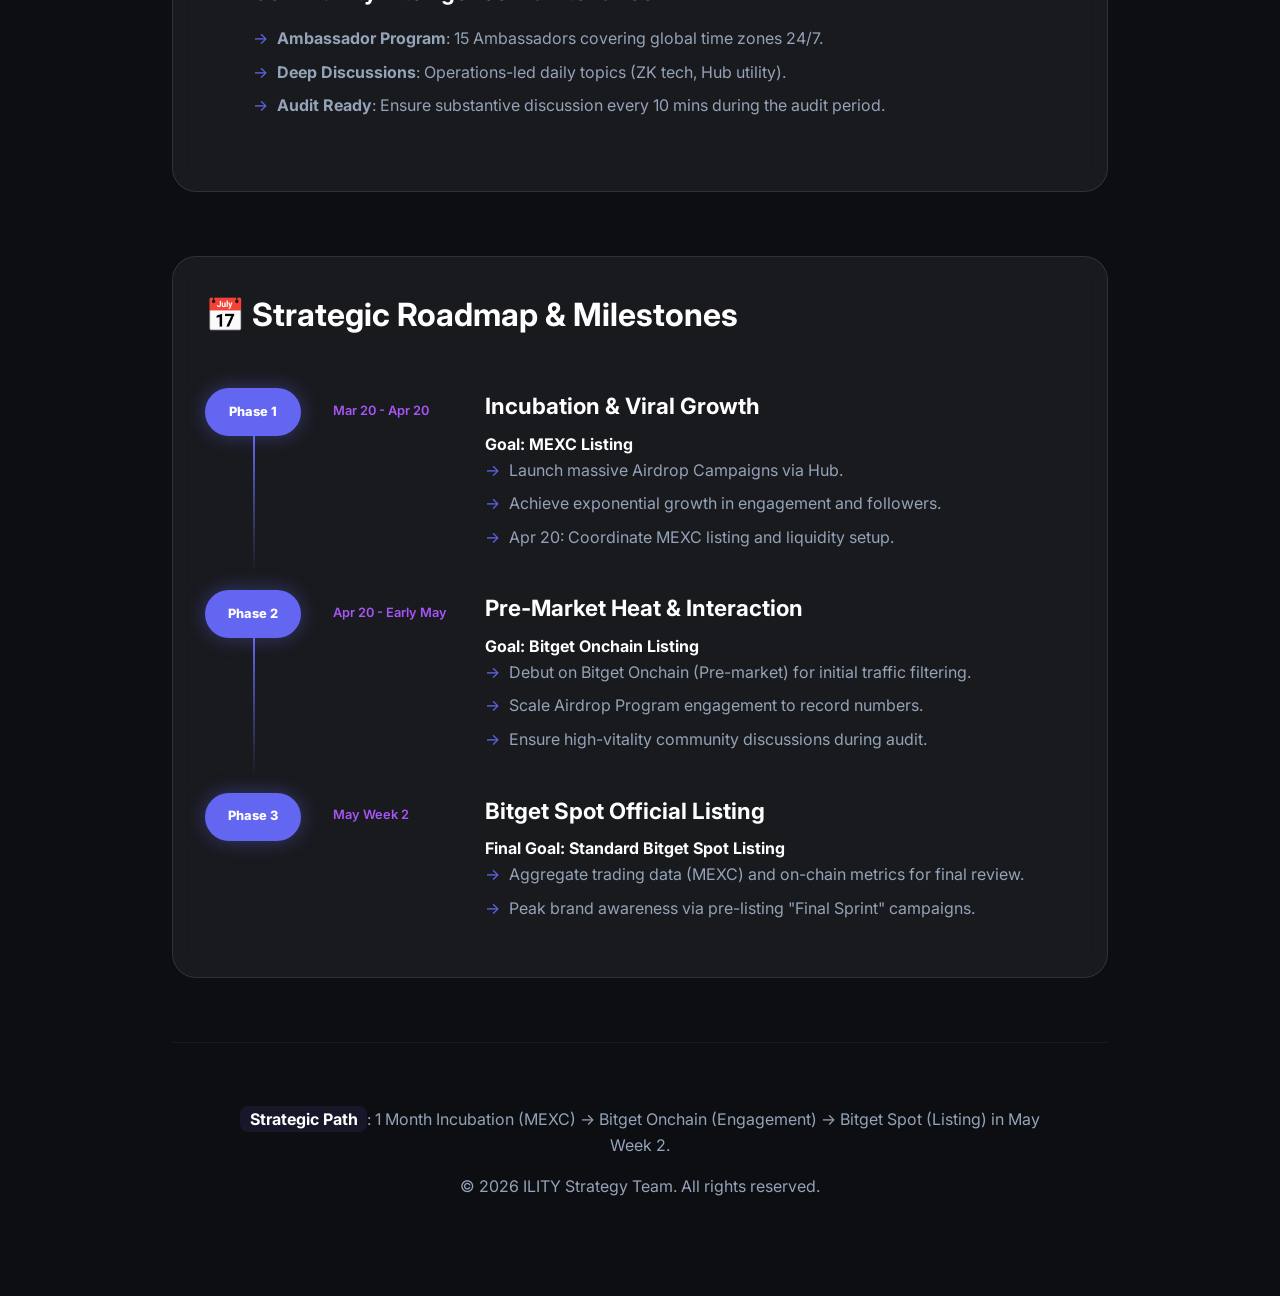
<file: web-report/en/index.html>
<!DOCTYPE html>
<html lang="en">
<head>
    <meta charset="UTF-8">
    <meta name="viewport" content="width=device-width, initial-scale=1.0">
    <title>ILITY CEX Listing Strategy Report (EN)</title>
    <link rel="stylesheet" href="../style.css">
    <link rel="preconnect" href="https://fonts.googleapis.com">
    <link rel="preconnect" href="https://fonts.gstatic.com" crossorigin>
    <link href="https://fonts.googleapis.com/css2?family=Inter:wght@400;500;700;800&display=swap" rel="stylesheet">
</head>
<body>
    <div class="container">
        <header>
            <div style="text-align: right; margin-bottom: 1rem;">
                <a href="../index.html" style="color: var(--accent-primary); text-decoration: none; font-size: 0.8rem; font-weight: 600;">中文版 中文版</a>
            </div>
            <img src="../logo/logo.svg" alt="ILITY Logo" class="logo">
            <h1>ILITY vs. ARTX (Ultiland)</h1>
            <p class="subtitle">Bitget CEX Listing Data Comparison & Growth Strategy Report</p>
        </header>

        <!-- 1. Data Comparison -->
        <section>
            <h2>📊 Core Data Comparison</h2>
            <table>
                <thead>
                    <tr>
                        <th>Metric</th>
                        <th>ILITY (@ILITY_xyz)</th>
                        <th>ARTX (ULTILAND)</th>
                        <th>Gap / Status</th>
                    </tr>
                </thead>
                <tbody>
                    <tr>
                        <td>Twitter Followers</td>
                        <td><strong>10.9K</strong></td>
                        <td><strong>37.8K</strong></td>
                        <td><span class="badge badge-danger">Gap ~27K</span></td>
                    </tr>
                    <tr>
                        <td>TG Members</td>
                        <td><strong>10.8K</strong></td>
                        <td><strong>73.7K</strong></td>
                        <td><span class="badge badge-danger">Gap ~62K</span></td>
                    </tr>
                    <tr>
                        <td>Discord Members</td>
                        <td><strong>8.3K</strong></td>
                        <td><strong>42.9K</strong></td>
                        <td><span class="badge badge-warning">Real-rate Leader</span></td>
                    </tr>
                    <tr>
                        <td>Weekly Activity Depth</td>
                        <td><span class="badge badge-danger">Low</span></td>
                        <td><span class="badge badge-success">Extremely High</span></td>
                        <td><span class="badge badge-danger">Core Pain Point</span></td>
                    </tr>
                    <tr>
                        <td>Primary Campaign Types</td>
                        <td>Hub Points, Zealy</td>
                        <td>Binance Live, AMA</td>
                        <td><span class="badge badge-warning">Lacks Top Endorsements</span></td>
                    </tr>
                </tbody>
            </table>

            <h3>🔍 Social Data Insights</h3>
            <div class="gallery">
                <div class="img-card">
                    <img src="../Images/ILITY/socialsStats/twitter-stats.png" alt="ILITY Twitter Stats">
                    <p class="img-label">ILITY Twitter Status</p>
                </div>
                <div class="img-card">
                    <img src="../Images/ARTX/socialsStats/twitter-stats.png" alt="ARTX Twitter Stats">
                    <p class="img-label">ARTX (Listed Benchmark)</p>
                </div>
                <div class="img-card">
                    <img src="../Images/ILITY/campaigns/airdrop.png" alt="ILITY Hub Airdrop">
                    <p class="img-label">ILITY Hub Airdrop</p>
                </div>
            </div>
        </section>

        <!-- 2. Path Analysis -->
        <section>
            <h2>📈 ARTX Success Path Analysis</h2>
            <div class="gallery">
                <div class="img-card">
                    <img src="../Images/ARTX/campaigns/BinanceSquareLive.png" alt="Binance Square Live">
                    <p class="img-label">Binance Square Live Session</p>
                </div>
                <div class="img-card">
                    <img src="../Images/ARTX/campaigns/AMA.png" alt="AMA Activity">
                    <p class="img-label">High-Frequency AMAs</p>
                </div>
            </div>
            <div style="margin-top: 2rem;">
                <ul>
                    <li><strong>High-Frequency Incentives</strong>: Rapidly boost social engagement (Likes/RTs) through USDT giveaways.</li>
                    <li><strong>Top-Tier Endorsements</strong>: Hosting sessions on Binance Square Live is a major plus for listing reviews.</li>
                    <li><strong>Multi-Dimensional Distribution</strong>: Matrix deployment across platforms like Galxe and TaskOn.</li>
                </ul>
            </div>
        </section>

        <!-- 3. Growth Proposals -->
        <section>
            <h2>🚀 Growth Proposals for ILITY</h2>
            
            <div class="proposal-item">
                <div class="proposal-header">
                    <span class="priority-tag">P0</span>
                    <span class="proposal-title">Top-Tier Live Sessions & Project AMAs</span>
                </div>
                <div class="proposal-content">
                    <ul>
                        <li><strong>Binance & Bitget Live</strong>: Apply for official slots with ZK-track thought leaders.</li>
                        <li><strong>Joint AMAs</strong>: Collaborate with listed projects like ARTX and Polyhedra.</li>
                        <li><strong>Traffic Funnel</strong>: Use "Hub Exclusive Airdrop Codes" during live sessions to drive traffic.</li>
                    </ul>
                </div>
            </div>

            <div class="proposal-item">
                <div class="proposal-header">
                    <span class="priority-tag">P1</span>
                    <span class="proposal-title">Regional Community Expansion</span>
                </div>
                <div class="proposal-content">
                    <ul>
                        <li><strong>Telegram Topics</strong>: Enable Topics feature with #Vietnam, #Turkey, and more.</li>
                        <li><strong>Localized Ops</strong>: Hire local leaders for daily engagement in core crypto regions.</li>
                        <li><strong>Authenticity</strong>: Prove organized active following in core regions (SEA, Middle East).</li>
                    </ul>
                </div>
            </div>

            <div class="proposal-item">
                <div class="proposal-header">
                    <span class="priority-tag">P1</span>
                    <span class="proposal-title">Community Intelligence Maintenance</span>
                </div>
                <div class="proposal-content">
                    <ul>
                        <li><strong>Ambassador Program</strong>: 15 Ambassadors covering global time zones 24/7.</li>
                        <li><strong>Deep Discussions</strong>: Operations-led daily topics (ZK tech, Hub utility).</li>
                        <li><strong>Audit Ready</strong>: Ensure substantive discussion every 10 mins during the audit period.</li>
                    </ul>
                </div>
            </div>
        </section>

        <!-- 4. Strategic Timeline -->
        <section>
            <h2>📅 Strategic Roadmap & Milestones</h2>
            <div class="timeline">
                <div class="timeline-step">
                    <div class="timeline-marker">Phase 1</div>
                    <p class="timeline-date">Mar 20 - Apr 20</p>
                    <div class="timeline-content">
                        <h3>Incubation & Viral Growth</h3>
                        <p><strong>Goal: MEXC Listing</strong></p>
                        <ul>
                            <li>Launch massive Airdrop Campaigns via Hub.</li>
                            <li>Achieve exponential growth in engagement and followers.</li>
                            <li>Apr 20: Coordinate MEXC listing and liquidity setup.</li>
                        </ul>
                    </div>
                </div>

                <div class="timeline-step">
                    <div class="timeline-marker">Phase 2</div>
                    <p class="timeline-date">Apr 20 - Early May</p>
                    <div class="timeline-content">
                        <h3>Pre-Market Heat & Interaction</h3>
                        <p><strong>Goal: Bitget Onchain Listing</strong></p>
                        <ul>
                            <li>Debut on Bitget Onchain (Pre-market) for initial traffic filtering.</li>
                            <li>Scale Airdrop Program engagement to record numbers.</li>
                            <li>Ensure high-vitality community discussions during audit.</li>
                        </ul>
                    </div>
                </div>

                <div class="timeline-step">
                    <div class="timeline-marker">Phase 3</div>
                    <p class="timeline-date">May Week 2</p>
                    <div class="timeline-content">
                        <h3>Bitget Spot Official Listing</h3>
                        <p><strong>Final Goal: Standard Bitget Spot Listing</strong></p>
                        <ul>
                            <li>Aggregate trading data (MEXC) and on-chain metrics for final review.</li>
                            <li>Peak brand awareness via pre-listing "Final Sprint" campaigns.</li>
                        </ul>
                    </div>
                </div>
            </div>
        </section>

        <footer>
            <p><strong>Strategic Path</strong>: 1 Month Incubation (MEXC) → Bitget Onchain (Engagement) → Bitget Spot (Listing) in May Week 2.</p>
            <p style="margin-top: 1rem;">&copy; 2026 ILITY Strategy Team. All rights reserved.</p>
        </footer>
    </div>

    <script>
        const observerOptions = { threshold: 0.1 };
        const observer = new IntersectionObserver((entries) => {
            entries.forEach(entry => {
                if (entry.isIntersecting) {
                    entry.target.style.opacity = '1';
                    entry.target.style.transform = 'translateY(0)';
                }
            });
        }, observerOptions);

        document.querySelectorAll('section').forEach(section => {
            section.style.opacity = '0';
            section.style.transform = 'translateY(20px)';
            section.style.transition = 'all 0.6s ease-out';
            observer.observe(section);
        });
    </script>
</body>
</html>
</file>
<file: web-report-en/style.css>
:root {
    --bg-dark: #050a10;
    --accent-primary: #00d2ff;
    --accent-secondary: #0078ff;
    --glass-bg: rgba(255, 255, 255, 0.03);
    --glass-border: rgba(255, 255, 255, 0.08);
    --text-main: #e2e8f0;
    --text-muted: #94a3b8;
    --p0-color: #fca311;
    --p1-color: #00d2ff;
}

* {
    margin: 0;
    padding: 0;
    box-sizing: border-box;
    font-family: 'Inter', sans-serif;
}

body {
    background-color: var(--bg-dark);
    color: var(--text-main);
    line-height: 1.6;
    overflow-x: hidden;
}

h1, h2, h3 {
    font-family: 'Outfit', sans-serif;
    letter-spacing: -0.5px;
}

.container {
    max-width: 1100px;
    margin: 0 auto;
    padding: 4rem 1.5rem;
}

/* Hero Section */
.hero {
    height: 80vh;
    position: relative;
    display: flex;
    align-items: center;
    justify-content: center;
    background: url('hero-bg.png') center/cover no-repeat;
    text-align: center;
    overflow: hidden;
}

.hero-overlay {
    position: absolute;
    inset: 0;
    background: radial-gradient(circle at center, rgba(5, 10, 16, 0.4) 0%, #050a10 90%);
}

.hero-content {
    position: relative;
    z-index: 2;
}

.main-logo {
    width: 140px;
    margin-bottom: 2rem;
    filter: drop-shadow(0 0 20px var(--accent-primary));
}

.hero h1 {
    font-size: clamp(2.5rem, 8vw, 4.5rem);
    font-weight: 800;
    background: linear-gradient(135deg, #fff 30%, var(--accent-primary) 100%);
    -webkit-background-clip: text;
    -webkit-text-fill-color: transparent;
    margin-bottom: 1rem;
}

.hero-subtitle {
    font-size: clamp(1rem, 3vw, 1.4rem);
    color: var(--text-muted);
    font-weight: 300;
    letter-spacing: 2px;
}

.hero-badges {
    margin-top: 2rem;
    display: flex;
    gap: 1rem;
    justify-content: center;
}

.status-badge {
    padding: 0.5rem 1.5rem;
    background: var(--glass-bg);
    border: 1px solid var(--glass-border);
    border-radius: 50px;
    font-size: 0.8rem;
    font-weight: 600;
    backdrop-filter: blur(10px);
}

/* Glass Cards */
.glass-card {
    background: var(--glass-bg);
    border: 1px solid var(--glass-border);
    border-radius: 24px;
    padding: 3rem;
    margin-bottom: 3rem;
    backdrop-filter: blur(12px);
    box-shadow: 0 20px 40px rgba(0,0,0,0.3);
}

.section-header {
    margin-bottom: 2.5rem;
}

.section-header h2 {
    font-size: 2rem;
    display: flex;
    align-items: center;
    gap: 1rem;
}

.section-header p {
    color: var(--text-muted);
    margin-top: 0.5rem;
}

.icon {
    font-size: 1.5rem;
    padding: 0.5rem;
    background: var(--glass-border);
    border-radius: 8px;
}

/* Tables */
.table-container {
    overflow-x: auto;
    margin-bottom: 2rem;
}

table {
    width: 100%;
    border-collapse: separate;
    border-spacing: 0 8px;
}

th {
    text-align: left;
    padding: 1rem;
    color: var(--text-muted);
    font-weight: 500;
    font-size: 0.9rem;
    text-transform: uppercase;
    letter-spacing: 1px;
}

td {
    padding: 1.2rem 1rem;
    background: rgba(255,255,255,0.02);
}

td:first-child { border-radius: 12px 0 0 12px; }
td:last-child { border-radius: 0 12px 12px 0; }

.data-val { font-weight: 700; color: #fff; }
.data-val.highlight { color: var(--accent-primary); }

.badge {
    padding: 0.3rem 0.8rem;
    border-radius: 6px;
    font-size: 0.75rem;
    font-weight: 700;
    text-transform: uppercase;
}

.badge-low { background: rgba(255, 71, 87, 0.15); color: #ff4757; }
.badge-high { background: rgba(46, 213, 115, 0.15); color: #2ed573; }

/* Image Grids & Galleries */
.sub-section { margin-bottom: 2rem; }
.sub-section h4 { font-size: 1.1rem; color: var(--accent-primary); margin-bottom: 1rem; }

.gallery {
    display: grid;
    grid-template-columns: repeat(auto-fit, minmax(280px, 1fr));
    gap: 1.5rem;
}

.gallery-large {
    display: flex;
    flex-direction: column;
    gap: 1.5rem;
}

.gallery-dual {
    display: grid;
    grid-template-columns: 1fr 1fr;
    gap: 1.5rem;
}

.img-card {
    background: rgba(0,0,0,0.2);
    border-radius: 16px;
    padding: 1rem;
    text-align: center;
    border: 1px solid var(--glass-border);
}

.img-card.shadow { box-shadow: 0 10px 20px rgba(0,0,0,0.2); }
.img-card img { width: 100%; border-radius: 8px; margin-bottom: 0.8rem; }
.img-label { font-size: 0.85rem; color: var(--text-muted); font-weight: 500; }

/* Insight Layout Refined */
.takeaway-grid {
    display: grid;
    grid-template-columns: repeat(auto-fit, minmax(250px, 1fr));
    gap: 1.5rem;
    margin-top: 1.5rem;
}

.takeaway-item {
    background: rgba(255,255,255,0.02);
    padding: 1.5rem;
    border-radius: 12px;
    border-left: 3px solid var(--accent-primary);
}

.takeaway-item strong { display: block; margin-bottom: 0.5rem; color: #fff; }
.takeaway-item p { font-size: 0.9rem; color: var(--text-muted); }

/* Proposals Refined */
.proposal-stack {
    display: flex;
    flex-direction: column;
    gap: 1.5rem;
    margin-bottom: 3rem;
}

.proposal-long {
    border-radius: 20px;
    overflow: hidden;
    background: rgba(255,255,255,0.02);
    border: 1px solid var(--glass-border);
}

.proposal-long .p-header {
    display: block;
    width: 100%;
    padding: 1rem 1.5rem;
    font-size: 0.9rem;
    text-transform: uppercase;
    letter-spacing: 1px;
}

.proposal-long .p-body { padding: 1.5rem; }
.proposal-long .p-desc strong { color: var(--accent-primary); }
.proposal-long .p-desc p { margin-bottom: 0.5rem; }

/* Tactics */
.other-tactics { margin-top: 3rem; }
.other-tactics h3 { margin-bottom: 1.5rem; font-size: 1.3rem; }
.tactic-grid {
    display: grid;
    grid-template-columns: 1fr 1fr;
    gap: 1.5rem;
}

.tactic-card {
    padding: 1.5rem;
    background: rgba(0,0,0,0.2);
    border: 1px solid var(--glass-border);
    border-radius: 16px;
}

.tactic-card strong { color: var(--accent-primary); display: block; margin-bottom: 0.5rem; }
.tactic-card p { font-size: 0.9rem; color: var(--text-muted); }

/* Proposals */
.proposal-grid {
    display: grid;
    grid-template-columns: repeat(auto-fit, minmax(280px, 1fr));
    gap: 1.5rem;
}

.proposal-card {
    padding: 2rem;
    background: rgba(255,255,255,0.02);
    border: 1px solid var(--glass-border);
    border-radius: 20px;
    transition: transform 0.3s ease;
}

.proposal-card:hover { transform: translateY(-10px); border-color: var(--accent-primary); }

.p-header {
    font-size: 0.7rem;
    font-weight: 800;
    padding: 0.2rem 0.8rem;
    border-radius: 4px;
    display: inline-block;
    margin-bottom: 1rem;
}

.p0 .p-header { background: var(--p0-color); color: #000; }
.p1 .p-header { background: var(--p1-color); color: #000; }

/* Roadmap */
.roadmap {
    position: relative;
    padding-left: 3rem;
}

.roadmap::before {
    content: '';
    position: absolute;
    left: 0.45rem;
    top: 0;
    bottom: 0;
    width: 2px;
    background: linear-gradient(to bottom, var(--accent-primary), var(--accent-secondary), transparent);
}

.roadmap-item {
    position: relative;
    margin-bottom: 3rem;
}

.r-point {
    position: absolute;
    left: -3rem;
    top: 0.2rem;
    width: 1rem;
    height: 1rem;
    background: var(--bg-dark);
    border: 3px solid var(--accent-primary);
    border-radius: 50%;
    z-index: 2;
}

.roadmap-item.current .r-point { background: var(--accent-primary); box-shadow: 0 0 15px var(--accent-primary); }
.roadmap-item.goal .r-point { border-color: var(--p0-color); }

.r-date { font-size: 0.8rem; font-weight: 700; color: var(--accent-primary); display: block; margin-bottom: 0.5rem; }

/* Footer */
footer {
    padding: 6rem 1.5rem 3rem;
    text-align: center;
    border-top: 1px solid var(--glass-border);
}

.footer-logo { width: 80px; margin-bottom: 1.5rem; opacity: 0.7; }
.copyright { font-size: 0.8rem; color: var(--text-muted); margin-top: 2rem; }

/* Animations */
.anim-fade-in { opacity: 0; animation: fadeIn 1s forwards; }
.anim-slide-up { opacity: 0; transform: translateY(30px); animation: slideUp 1s forwards; }

.anim-reveal { opacity: 0; transform: translateY(50px); transition: all 1s ease-out; }
.anim-reveal.visible { opacity: 1; transform: translateY(0); }

@keyframes fadeIn { to { opacity: 1; } }
@keyframes slideUp { to { opacity: 1; transform: translateY(0); } }

@media (max-width: 768px) {
    .insight-layout { flex-direction: column; }
    .glass-card { padding: 1.5rem; }
    .hero h1 { font-size: 3rem; }
}
</file>
<file: web-report/style.css>
:root {
  --bg-color: #0d0e12;
  --card-bg: rgba(255, 255, 255, 0.05);
  --accent-primary: #6366f1;
  --accent-secondary: #a855f7;
  --text-primary: #ffffff;
  --text-secondary: #94a3b8;
  --danger: #ef4444;
  --success: #22c55e;
  --font-main: 'Inter', sans-serif;
}

* {
  margin: 0;
  padding: 0;
  box-sizing: border-box;
}

body {
  background-color: var(--bg-color);
  color: var(--text-primary);
  font-family: var(--font-main);
  line-height: 1.6;
  overflow-x: hidden;
}

.container {
  max-width: 1000px;
  margin: 0 auto;
  padding: 2rem;
}

header {
  text-align: center;
  margin-bottom: 4rem;
  padding: 4rem 0;
  background: radial-gradient(circle at center, rgba(99, 102, 241, 0.15) 0%, transparent 70%);
}

.logo {
  width: 80px;
  margin-bottom: 1rem;
}

h1 {
  font-size: 3rem;
  font-weight: 800;
  background: linear-gradient(135deg, var(--accent-primary), var(--accent-secondary));
  -webkit-background-clip: text;
  background-clip: text;
  -webkit-text-fill-color: transparent;
  margin-bottom: 1rem;
}

.subtitle {
  color: var(--text-secondary);
  font-size: 1.2rem;
}

section {
  margin-bottom: 4rem;
  padding: 2rem;
  background: var(--card-bg);
  backdrop-filter: blur(10px);
  border: 1px solid rgba(255, 255, 255, 0.1);
  border-radius: 24px;
}

h2 {
  font-size: 2rem;
  margin-bottom: 2rem;
  display: flex;
  align-items: center;
  gap: 0.5rem;
}

table {
  width: 100%;
  border-collapse: collapse;
  margin-bottom: 2rem;
}

th, td {
  padding: 1.2rem;
  text-align: left;
  border-bottom: 1px solid rgba(255, 255, 255, 0.1);
}

th {
  color: var(--text-secondary);
  font-weight: 500;
  text-transform: uppercase;
  font-size: 0.8rem;
  letter-spacing: 0.05em;
}

.badge {
  padding: 0.4rem 0.8rem;
  border-radius: 12px;
  font-size: 0.75rem;
  font-weight: 600;
  text-transform: uppercase;
}

.badge-danger { background: rgba(239, 68, 68, 0.2); color: #fca5a5; }
.badge-success { background: rgba(34, 197, 94, 0.2); color: #86efac; }
.badge-warning { background: rgba(245, 158, 11, 0.2); color: #fcd34d; }

.gallery {
  display: grid;
  grid-template-columns: repeat(auto-fit, minmax(280px, 1fr));
  gap: 1.5rem;
  margin-top: 1.5rem;
}

.img-card {
  background: rgba(0, 0, 0, 0.3);
  padding: 1rem;
  border-radius: 16px;
  border: 1px solid rgba(255, 255, 255, 0.05);
  transition: transform 0.3s ease;
}

.img-card:hover {
  transform: translateY(-5px);
  border-color: var(--accent-primary);
}

.img-card img {
  width: 100%;
  border-radius: 8px;
  display: block;
}

.img-label {
  margin-top: 0.8rem;
  font-size: 0.9rem;
  color: var(--text-secondary);
  text-align: center;
}

.proposal-item {
  margin-bottom: 2.5rem;
}

.proposal-header {
  display: flex;
  align-items: flex-start;
  gap: 1rem;
  margin-bottom: 1rem;
}

.priority-tag {
  background: var(--accent-primary);
  color: white;
  padding: 0.2rem 0.6rem;
  border-radius: 6px;
  font-size: 0.7rem;
  font-weight: 700;
}

.proposal-title {
  font-size: 1.4rem;
  font-weight: 700;
}

.proposal-content {
  padding-left: 3rem;
}

ul {
  list-style: none;
}

li {
  position: relative;
  padding-left: 1.5rem;
  margin-bottom: 0.5rem;
  color: var(--text-secondary);
}

li::before {
  content: '→';
  position: absolute;
  left: 0;
  color: var(--accent-primary);
}

/* Timeline Styles */
.timeline {
  display: flex;
  flex-direction: column;
  gap: 2rem;
  padding: 1rem 0;
}

.timeline-step {
  display: flex;
  gap: 2rem;
  position: relative;
}

.timeline-step:not(:last-child)::after {
  content: '';
  position: absolute;
  left: 3rem;
  top: 3rem;
  bottom: -1rem;
  width: 2px;
  background: linear-gradient(to bottom, var(--accent-primary), transparent);
}

.timeline-marker {
  width: 6rem;
  height: 3rem;
  background: var(--accent-primary);
  border-radius: 30px;
  display: flex;
  align-items: center;
  justify-content: center;
  font-weight: 800;
  font-size: 0.8rem;
  flex-shrink: 0;
  box-shadow: 0 0 20px rgba(99, 102, 241, 0.4);
}

.timeline-date {
  width: 120px;
  font-size: 0.8rem;
  color: var(--accent-secondary);
  font-weight: 600;
  padding-top: 0.8rem;
  flex-shrink: 0;
}

.timeline-content h3 {
  font-size: 1.4rem;
  margin-bottom: 0.5rem;
}

@media (max-width: 768px) {
  .timeline-step { flex-direction: column; gap: 0.5rem; }
  .timeline-marker { width: 5rem; height: 2.5rem; }
  .timeline-step:not(:last-child)::after { display: none; }
  .timeline-date { padding-top: 0; }
}

footer {
  text-align: center;
  padding: 4rem;
  border-top: 1px solid rgba(255, 255, 255, 0.05);
  margin-top: 2rem;
}

footer p {
  color: var(--text-secondary);
}

footer strong {
  color: var(--text-primary);
  background: rgba(99, 102, 241, 0.1);
  padding: 0.2rem 0.6rem;
  border-radius: 8px;
}
</file>
